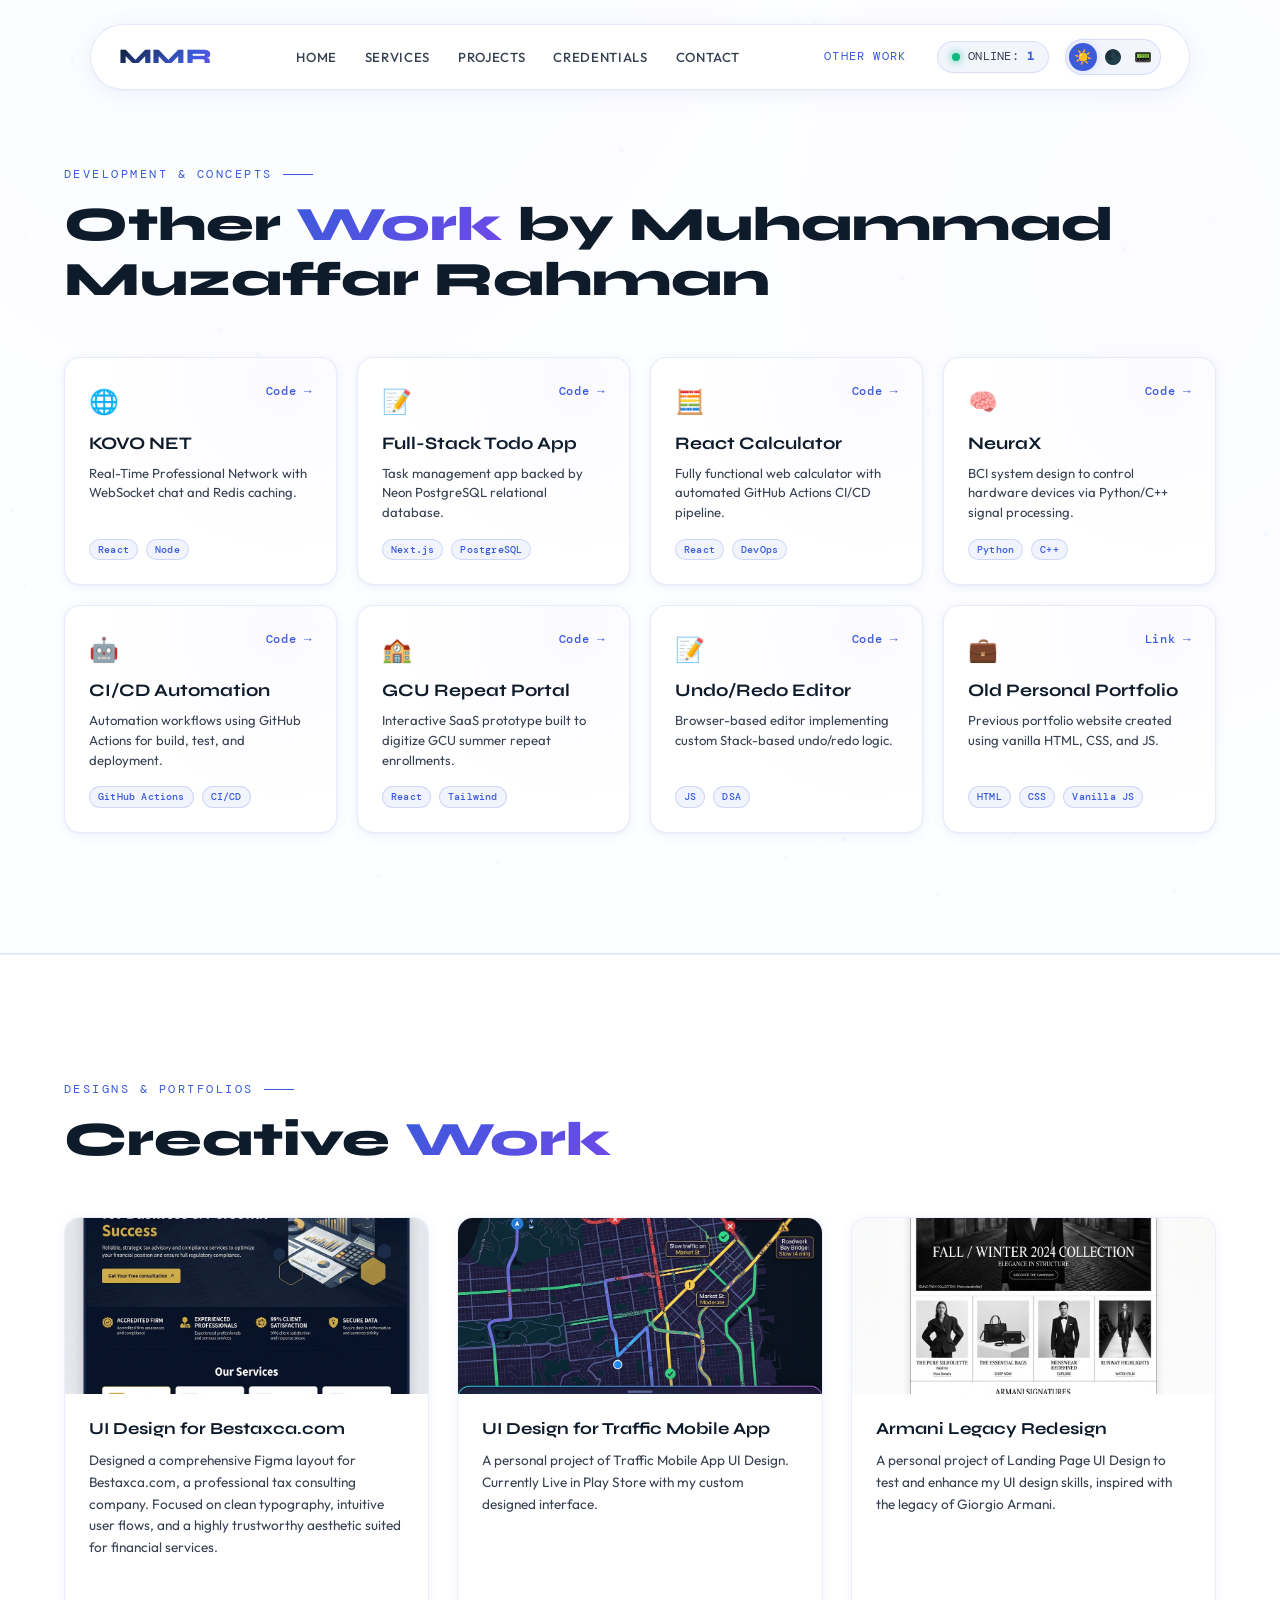
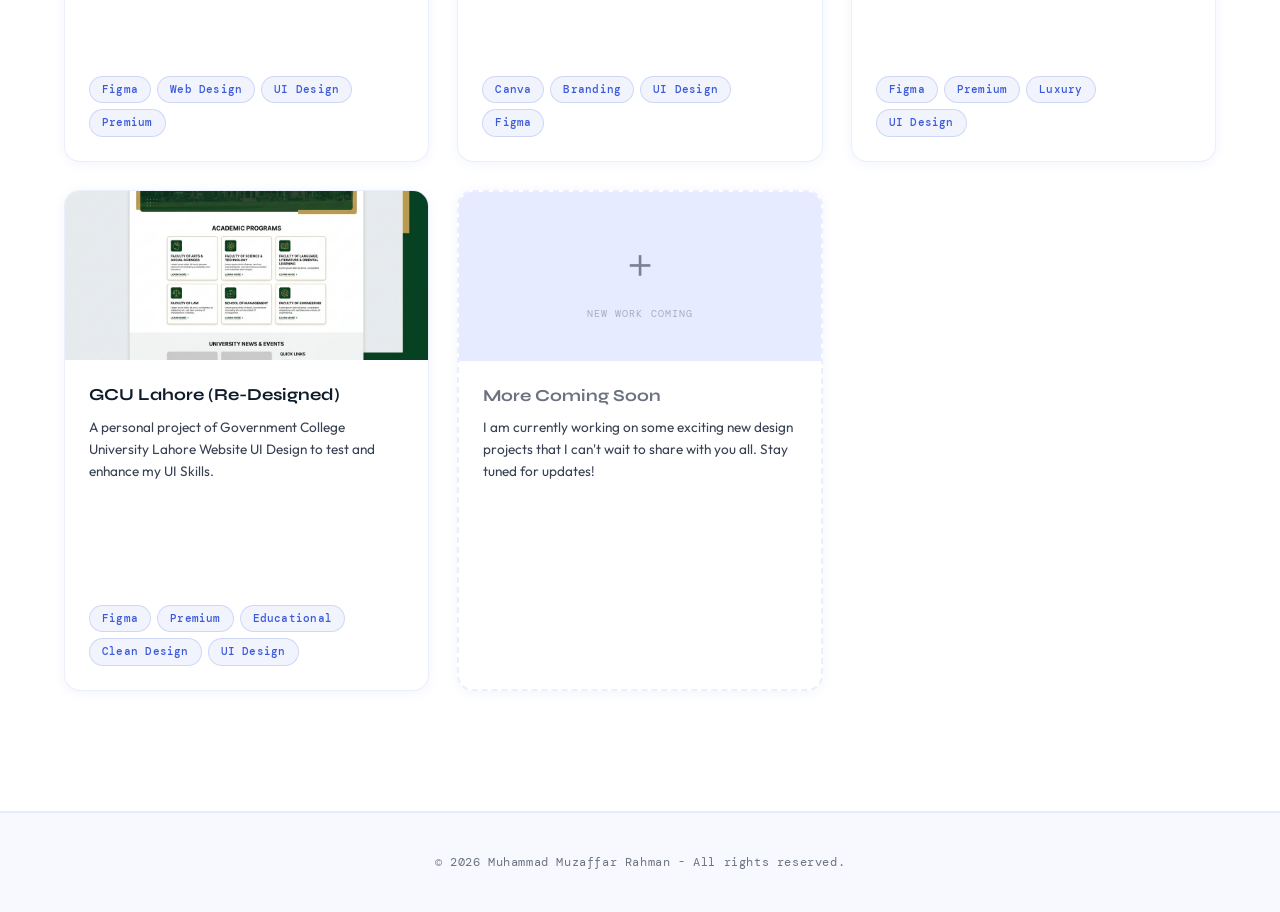
<file: other-work.html>
<!DOCTYPE html>
<html lang="en" data-theme="light">

<head>
    <meta charset="UTF-8">
    <meta name="viewport" content="width=device-width, initial-scale=1.0">

    <title>UI Design &amp; Dev Projects | Ch Muzaffar — Muhammad Muzaffar Rahman</title>
    <meta name="description" content="UI/UX design work and development projects by Muhammad Muzaffar Rahman (Ch Muzaffar) — including Figma designs for Bestaxca, Armani, GCU Lahore, and full-stack web apps.">
    <meta name="author" content="Muhammad Muzaffar Rahman">
    <meta name="robots" content="index, follow">

    <link rel="canonical" href="https://chmuzaffar.vercel.app/other-work.html">

    <!-- Open Graph -->
    <meta property="og:type" content="website">
    <meta property="og:url" content="https://chmuzaffar.vercel.app/other-work.html">
    <meta property="og:title" content="UI Design &amp; Dev Projects | Ch Muzaffar — Muhammad Muzaffar Rahman">
    <meta property="og:description" content="UI/UX design work and development projects by Ch Muzaffar — Figma designs and full-stack web apps.">
    <meta property="og:image" content="https://chmuzaffar.vercel.app/images/og_preview.png">
    <meta property="og:image:alt" content="Design and dev projects by Muhammad Muzaffar Rahman">
    <meta property="og:site_name" content="Muhammad Muzaffar Rahman Portfolio">

    <!-- Twitter Card -->
    <meta name="twitter:card" content="summary_large_image">
    <meta name="twitter:title" content="UI Design &amp; Dev Projects | Ch Muzaffar — Muhammad Muzaffar Rahman">
    <meta name="twitter:description" content="UI/UX design work and development projects by Ch Muzaffar.">
    <meta name="twitter:image" content="https://chmuzaffar.vercel.app/images/og_preview.png">

    <link rel="preconnect" href="https://fonts.googleapis.com">
    <link rel="preconnect" href="https://fonts.gstatic.com" crossorigin>
    <link href="https://fonts.googleapis.com/css2?family=Syne:wght@400;700;800&family=Outfit:wght@300;400;500;600;700&family=DM+Mono:ital,wght@0,300;0,400;1,300&display=swap" rel="stylesheet">
    <link rel="stylesheet" href="style.css">
</head>

<body>
    <div id="cursor"></div>
    <div id="ring"></div>

    <div id="loader">
        <div class="loader-text">Other Work</div>
        <div class="loader-bar-wrap"><div class="loader-bar"></div></div>
    </div>

    <canvas id="particle-canvas"></canvas>
    <canvas id="matrix-canvas"></canvas>

    <nav>
        <a href="index.html" class="nav-logo">MMR</a>
        <ul class="nav-links">
            <li><a href="index.html">Home</a></li>
            <li><a href="services.html">Services</a></li>
            <li><a href="projects.html">Projects</a></li>
            <li><a href="credentials.html">Credentials</a></li>
            <li><a href="contact.html">Contact</a></li>
        </ul>
        <div class="nav-right">
            <a href="other-work.html" class="other-work-nav-link active" style="color:var(--accent);">Other Work</a>
            <div class="visitor-counter">
                <span class="visitor-dot"></span>
                <span>ONLINE: </span>
                <span class="visitor-num" id="visitorNum">1</span>
            </div>
            <div class="theme-switcher">
                <button class="theme-btn" id="btn-light" onclick="setTheme('light')">☀️<span class="theme-label">Light</span></button>
                <button class="theme-btn" id="btn-dark" onclick="setTheme('dark')">🌑<span class="theme-label">Dark</span></button>
                <button class="theme-btn" id="btn-matrix" onclick="setTheme('matrix')">📟<span class="theme-label">Matrix</span></button>
            </div>
        </div>
    </nav>

    <main>
        <!-- OTHER WORK SECTION -->
        <section id="other-work" style="padding-top: 160px; background: var(--surface); border-bottom: 1px solid var(--border);">
            <div class="container">
                <div class="reveal reveal-up">
                    <div class="section-label">Development &amp; Concepts</div>
                    <h1 class="section-title">Other <span>Work</span> by Muhammad Muzaffar Rahman</h1>
                </div>
                <div class="projects-grid" style="grid-template-columns: repeat(auto-fit, minmax(260px, 1fr)); gap: 20px;">
                    <!-- Kovo Net -->
                    <div class="project-card reveal reveal-up" style="padding: 24px; min-height: unset;"
                        onclick="window.open('https://kovonetworks.vercel.app/','_blank')">
                        <div style="display:flex; justify-content:space-between; align-items:center; margin-bottom:12px;">
                            <span style="font-size:1.5rem;">🌐</span>
                            <a href="https://github.com/Ch-Muzaffar/Kovo-Net" target="_blank" class="project-link"
                                style="margin-top:0;" onclick="event.stopPropagation()">Code →</a>
                        </div>
                        <div class="project-title" style="font-size:1.1rem; margin-bottom:8px;">KOVO NET</div>
                        <div class="project-desc" style="font-size:0.82rem; line-height:1.5; margin-bottom:16px;">Real-Time Professional Network with WebSocket chat and Redis caching.</div>
                        <div class="project-tags">
                            <span class="tag" style="font-size:0.6rem; padding:2px 8px;">React</span>
                            <span class="tag" style="font-size:0.6rem; padding:2px 8px;">Node</span>
                        </div>
                    </div>

                    <!-- Todo App -->
                    <div class="project-card reveal reveal-up" style="padding: 24px; min-height: unset;"
                        onclick="window.open('https://todo-list-nu-pied.vercel.app/','_blank')">
                        <div style="display:flex; justify-content:space-between; align-items:center; margin-bottom:12px;">
                            <span style="font-size:1.5rem;">📝</span>
                            <a href="https://github.io/Ch-Muzaffar/Todo-List" target="_blank" class="project-link"
                                style="margin-top:0;" onclick="event.stopPropagation()">Code →</a>
                        </div>
                        <div class="project-title" style="font-size:1.1rem; margin-bottom:8px;">Full-Stack Todo App</div>
                        <div class="project-desc" style="font-size:0.82rem; line-height:1.5; margin-bottom:16px;">Task management app backed by Neon PostgreSQL relational database.</div>
                        <div class="project-tags">
                            <span class="tag" style="font-size:0.6rem; padding:2px 8px;">Next.js</span>
                            <span class="tag" style="font-size:0.6rem; padding:2px 8px;">PostgreSQL</span>
                        </div>
                    </div>

                    <!-- Calculator -->
                    <div class="project-card reveal reveal-up" style="padding: 24px; min-height: unset;"
                        onclick="window.open('https://ch-muzaffar.github.io/Calculator/','_blank')">
                        <div style="display:flex; justify-content:space-between; align-items:center; margin-bottom:12px;">
                            <span style="font-size:1.5rem;">🧮</span>
                            <a href="https://ch-muzaffar.github.io/Calculator/" target="_blank" class="project-link"
                                style="margin-top:0;" onclick="event.stopPropagation()">Code →</a>
                        </div>
                        <div class="project-title" style="font-size:1.1rem; margin-bottom:8px;">React Calculator</div>
                        <div class="project-desc" style="font-size:0.82rem; line-height:1.5; margin-bottom:16px;">Fully functional web calculator with automated GitHub Actions CI/CD pipeline.</div>
                        <div class="project-tags">
                            <span class="tag" style="font-size:0.6rem; padding:2px 8px;">React</span>
                            <span class="tag" style="font-size:0.6rem; padding:2px 8px;">DevOps</span>
                        </div>
                    </div>

                    <!-- NeuraX -->
                    <div class="project-card reveal reveal-up" style="padding: 24px; min-height: unset;"
                        onclick="window.open('https://ch-muzaffar.github.io/NeuraX/','_blank')">
                        <div style="display:flex; justify-content:space-between; align-items:center; margin-bottom:12px;">
                            <span style="font-size:1.5rem;">🧠</span>
                            <a href="https://ch-muzaffar.github.io/NeuraX/" target="_blank" class="project-link"
                                style="margin-top:0;" onclick="event.stopPropagation()">Code →</a>
                        </div>
                        <div class="project-title" style="font-size:1.1rem; margin-bottom:8px;">NeuraX</div>
                        <div class="project-desc" style="font-size:0.82rem; line-height:1.5; margin-bottom:16px;">BCI system design to control hardware devices via Python/C++ signal processing.</div>
                        <div class="project-tags">
                            <span class="tag" style="font-size:0.6rem; padding:2px 8px;">Python</span>
                            <span class="tag" style="font-size:0.6rem; padding:2px 8px;">C++</span>
                        </div>
                    </div>

                    <!-- CI/CD -->
                    <div class="project-card reveal reveal-up" style="padding: 24px; min-height: unset;"
                        onclick="window.open('https://github.com/Ch-Muzaffar','_blank')">
                        <div style="display:flex; justify-content:space-between; align-items:center; margin-bottom:12px;">
                            <span style="font-size:1.5rem;">🤖</span>
                            <a href="https://github.com/Ch-Muzaffar" target="_blank" class="project-link"
                                style="margin-top:0;" onclick="event.stopPropagation()">Code →</a>
                        </div>
                        <div class="project-title" style="font-size:1.1rem; margin-bottom:8px;">CI/CD Automation</div>
                        <div class="project-desc" style="font-size:0.82rem; line-height:1.5; margin-bottom:16px;">Automation workflows using GitHub Actions for build, test, and deployment.</div>
                        <div class="project-tags">
                            <span class="tag" style="font-size:0.6rem; padding:2px 8px;">GitHub Actions</span>
                            <span class="tag" style="font-size:0.6rem; padding:2px 8px;">CI/CD</span>
                        </div>
                    </div>

                    <!-- GCU Portal -->
                    <div class="project-card reveal reveal-up" style="padding: 24px; min-height: unset;"
                        onclick="window.open('https://ch-muzaffar.github.io/Demo/','_blank')">
                        <div style="display:flex; justify-content:space-between; align-items:center; margin-bottom:12px;">
                            <span style="font-size:1.5rem;">🏫</span>
                            <a href="https://ch-muzaffar.github.io/Demo/" target="_blank" class="project-link"
                                style="margin-top:0;" onclick="event.stopPropagation()">Code →</a>
                        </div>
                        <div class="project-title" style="font-size:1.1rem; margin-bottom:8px;">GCU Repeat Portal</div>
                        <div class="project-desc" style="font-size:0.82rem; line-height:1.5; margin-bottom:16px;">Interactive SaaS prototype built to digitize GCU summer repeat enrollments.</div>
                        <div class="project-tags">
                            <span class="tag" style="font-size:0.6rem; padding:2px 8px;">React</span>
                            <span class="tag" style="font-size:0.6rem; padding:2px 8px;">Tailwind</span>
                        </div>
                    </div>

                    <!-- Text Editor -->
                    <div class="project-card reveal reveal-up" style="padding: 24px; min-height: unset;"
                        onclick="window.open('https://ch-muzaffar.github.io/Text-Editor/','_blank')">
                        <div style="display:flex; justify-content:space-between; align-items:center; margin-bottom:12px;">
                            <span style="font-size:1.5rem;">📝</span>
                            <a href="https://ch-muzaffar.github.io/Text-Editor/" target="_blank" class="project-link"
                                style="margin-top:0;" onclick="event.stopPropagation()">Code →</a>
                        </div>
                        <div class="project-title" style="font-size:1.1rem; margin-bottom:8px;">Undo/Redo Editor</div>
                        <div class="project-desc" style="font-size:0.82rem; line-height:1.5; margin-bottom:16px;">Browser-based editor implementing custom Stack-based undo/redo logic.</div>
                        <div class="project-tags">
                            <span class="tag" style="font-size:0.6rem; padding:2px 8px;">JS</span>
                            <span class="tag" style="font-size:0.6rem; padding:2px 8px;">DSA</span>
                        </div>
                    </div>

                    <!-- Personal Portfolio -->
                    <div class="project-card reveal reveal-up" style="padding: 24px; min-height: unset;"
                        onclick="window.open('https://chmuzaffar.vercel.app/','_blank')">
                        <div style="display:flex; justify-content:space-between; align-items:center; margin-bottom:12px;">
                            <span style="font-size:1.5rem;">💼</span>
                            <a href="https://chmuzaffar.vercel.app/" target="_blank" class="project-link"
                                style="margin-top:0;" onclick="event.stopPropagation()">Link →</a>
                        </div>
                        <div class="project-title" style="font-size:1.1rem; margin-bottom:8px;">Old Personal Portfolio</div>
                        <div class="project-desc" style="font-size:0.82rem; line-height:1.5; margin-bottom:16px;">Previous portfolio website created using vanilla HTML, CSS, and JS.</div>
                        <div class="project-tags">
                            <span class="tag" style="font-size:0.6rem; padding:2px 8px;">HTML</span>
                            <span class="tag" style="font-size:0.6rem; padding:2px 8px;">CSS</span>
                            <span class="tag" style="font-size:0.6rem; padding:2px 8px;">Vanilla JS</span>
                        </div>
                    </div>
                </div>
            </div>
        </section>

        <!-- DESIGNS SECTION -->
        <section id="designs">
            <div class="container">
                <div class="reveal reveal-up">
                    <div class="section-label">Designs & Portfolios</div>
                    <h2 class="section-title">Creative <span>Work</span></h2>
                </div>
                <div class="designs-grid">
                    <!-- Design 1 -->
                    <div class="design-card reveal reveal-up">
                        <div class="design-thumb">
                            <img src="images/design_bestaxca.png" alt="Figma UI design for Bestaxca.com tax consulting company by Muzaffar Rahman" loading="lazy">
                            <div class="design-overlay">
                                <a href="https://skate-buck-74173844.figma.site/" target="_blank" class="design-overlay-btn">&#x2B21; View Project</a>
                            </div>
                        </div>
                        <div class="design-info">
                            <div class="design-title">UI Design for Bestaxca.com</div>
                            <div class="design-desc">Designed a comprehensive Figma layout for Bestaxca.com, a professional tax consulting company. Focused on clean typography, intuitive user flows, and a highly trustworthy aesthetic suited for financial services.</div>
                            <div class="design-tags">
                                <span class="tag">Figma</span>
                                <span class="tag">Web Design</span>
                                <span class="tag">UI Design</span>
                                <span class="tag">Premium</span>
                            </div>
                        </div>
                    </div>

                    <!-- Design 2 -->
                    <div class="design-card reveal reveal-up">
                        <div class="design-thumb">
                            <img src="images/design_traffic.png" alt="Traffic mobile app UI design by Muhammad Muzaffar Rahman — currently live on Play Store" loading="lazy">
                            <div class="design-overlay">
                                <a href="https://www.figma.com/design/TwZM1aG8F5vWoclw7O2WWD/Traffic-App-Designs?node-id=0-1&t=8r2mT82z6Gww2oDM-1" target="_blank" class="design-overlay-btn">&#x2B21; View Project</a>
                            </div>
                        </div>
                        <div class="design-info">
                            <div class="design-title">UI Design for Traffic Mobile App</div>
                            <div class="design-desc">A personal project of Traffic Mobile App UI Design. Currently Live in Play Store with my custom designed interface.</div>
                            <div class="design-tags">
                                <span class="tag">Canva</span>
                                <span class="tag">Branding</span>
                                <span class="tag">UI Design</span>
                                <span class="tag">Figma</span>
                            </div>
                        </div>
                    </div>

                    <!-- Design 3 -->
                    <div class="design-card reveal reveal-up">
                        <div class="design-thumb">
                            <img src="images/design_armani.png" alt="Armani legacy landing page redesign concept by Muzaffar Rahman — Figma luxury UI" loading="lazy">
                            <div class="design-overlay">
                                <a href="https://www.figma.com/proto/2POLRCNkxgFB93x71QqoJo/Armani?node-id=0-1&t=cujwSZBbsMWRF5BV-1" target="_blank" class="design-overlay-btn">&#x2B21; View Project</a>
                            </div>
                        </div>
                        <div class="design-info">
                            <div class="design-title">Armani Legacy Redesign</div>
                            <div class="design-desc">A personal project of Landing Page UI Design to test and enhance my UI design skills, inspired with the legacy of Giorgio Armani.</div>
                            <div class="design-tags">
                                <span class="tag">Figma</span>
                                <span class="tag">Premium</span>
                                <span class="tag">Luxury</span>
                                <span class="tag">UI Design</span>
                            </div>
                        </div>
                    </div>

                    <!-- Design 4 -->
                    <div class="design-card reveal reveal-up">
                        <div class="design-thumb">
                            <img src="images/design_gcu.png" alt="GCU Lahore university website redesign by Muhammad Muzaffar Rahman — Figma UI concept" loading="lazy">
                            <div class="design-overlay">
                                <a href="https://tested-binary-62984134.figma.site/" target="_blank" class="design-overlay-btn">&#x2B21; View Project</a>
                            </div>
                        </div>
                        <div class="design-info">
                            <div class="design-title">GCU Lahore (Re-Designed)</div>
                            <div class="design-desc">A personal project of Government College University Lahore Website UI Design to test and enhance my UI Skills.</div>
                            <div class="design-tags">
                                <span class="tag">Figma</span>
                                <span class="tag">Premium</span>
                                <span class="tag">Educational</span>
                                <span class="tag">Clean Design</span>
                                <span class="tag">UI Design</span>
                            </div>
                        </div>
                    </div>

                    <!-- Placeholder -->
                    <div class="design-card design-placeholder reveal reveal-up">
                        <div class="design-thumb">
                            <div class="design-thumb-inner">
                                ＋
                                <span class="design-thumb-label">New Work Coming</span>
                            </div>
                        </div>
                        <div class="design-info">
                            <div class="design-title" style="color:var(--muted)">More Coming Soon</div>
                            <div class="design-desc">I am currently working on some exciting new design projects that I can't wait to share with you all. Stay tuned for updates!</div>
                        </div>
                    </div>
                </div>
            </div>
        </section>
    </main>

    <footer>
        &copy; 2026 Muhammad Muzaffar Rahman - All rights reserved.
    </footer>

    <script>
        window.addEventListener('load', () => {
            setTimeout(() => {
                const loader = document.getElementById('loader');
                if (loader) { loader.style.opacity = '0'; setTimeout(() => loader.classList.add('hidden'), 600); }
            }, 1200);
        });

        const cursor = document.getElementById('cursor');
        const ring = document.getElementById('ring');
        document.addEventListener('mousemove', (e) => {
            if (cursor && ring) { cursor.style.left = e.clientX + 'px'; cursor.style.top = e.clientY + 'px'; ring.style.left = e.clientX + 'px'; ring.style.top = e.clientY + 'px'; }
        });
        document.querySelectorAll('a, button, .project-card, .design-card, .theme-btn').forEach(el => {
            el.addEventListener('mouseenter', () => { if (cursor && ring) { cursor.style.transform = 'translate(-50%,-50%) scale(1.5)'; ring.style.transform = 'translate(-50%,-50%) scale(1.3)'; ring.style.borderColor = 'var(--accent2)'; } });
            el.addEventListener('mouseleave', () => { if (cursor && ring) { cursor.style.transform = 'translate(-50%,-50%) scale(1)'; ring.style.transform = 'translate(-50%,-50%) scale(1)'; ring.style.borderColor = 'var(--accent)'; } });
        });

        const canvas = document.getElementById('particle-canvas');
        const ctx = canvas.getContext('2d');
        let particles = [];
        function resize() { canvas.width = window.innerWidth; canvas.height = window.innerHeight; }
        resize();
        window.addEventListener('resize', () => { resize(); initParticles(); });
        function initParticles() { particles = []; for (let i = 0; i < 65; i++) particles.push({ x: Math.random() * canvas.width, y: Math.random() * canvas.height, vx: (Math.random() - 0.5) * 0.35, vy: (Math.random() - 0.5) * 0.35, r: Math.random() * 2 + 1 }); }
        initParticles();
        function drawParticles() {
            ctx.clearRect(0, 0, canvas.width, canvas.height);
            const theme = document.documentElement.getAttribute('data-theme');
            if (theme === 'matrix') return;
            const colorStr = theme === 'light' ? 'rgba(37,99,235,0.2)' : 'rgba(0,245,255,0.3)';
            const lineStr = theme === 'light' ? 'rgba(37,99,235,' : 'rgba(0,245,255,';
            for (let i = 0; i < particles.length; i++) {
                const p = particles[i];
                p.x += p.vx; p.y += p.vy;
                if (p.x < 0 || p.x > canvas.width) p.vx *= -1;
                if (p.y < 0 || p.y > canvas.height) p.vy *= -1;
                ctx.beginPath(); ctx.arc(p.x, p.y, p.r, 0, Math.PI * 2); ctx.fillStyle = colorStr; ctx.fill();
                for (let j = i + 1; j < particles.length; j++) {
                    const q = particles[j], dx = p.x - q.x, dy = p.y - q.y, dist = Math.sqrt(dx * dx + dy * dy);
                    if (dist < 130) { ctx.beginPath(); ctx.moveTo(p.x, p.y); ctx.lineTo(q.x, q.y); ctx.strokeStyle = lineStr + (1 - dist / 130) * 0.12 + ')'; ctx.lineWidth = 0.6; ctx.stroke(); }
                }
            }
            requestAnimationFrame(drawParticles);
        }
        drawParticles();

        const revObs = new IntersectionObserver(entries => entries.forEach(e => { if (e.isIntersecting) e.target.classList.add('visible'); }), { threshold: 0.1 });
        document.querySelectorAll('.reveal').forEach(el => revObs.observe(el));

        const nav = document.querySelector('nav');
        window.addEventListener('scroll', () => {
            if (window.scrollY > 60) { nav.style.top = '12px'; nav.style.padding = '10px 22px'; nav.style.boxShadow = '0 16px 40px rgba(0,0,0,0.3)'; }
            else { nav.style.top = '24px'; nav.style.padding = '14px 28px'; nav.style.boxShadow = ''; }
        });

        const THEME_KEY = 'mmr_theme';
        function setTheme(theme) {
            document.documentElement.setAttribute('data-theme', theme);
            localStorage.setItem(THEME_KEY, theme);
            document.querySelectorAll('.theme-btn').forEach(b => b.classList.remove('active'));
            const btn = document.getElementById('btn-' + theme);
            if (btn) btn.classList.add('active');
            const show = theme !== 'light';
            if (cursor && ring) { cursor.style.display = show ? 'block' : 'none'; ring.style.display = show ? 'block' : 'none'; }
            document.body.style.cursor = show ? 'none' : 'auto';
            if (theme === 'matrix') startMatrixRain(); else stopMatrixRain();
        }

        const matrixCanvas = document.getElementById('matrix-canvas');
        const mCtx = matrixCanvas.getContext('2d');
        let matrixRAF = null, matrixColumns = [];
        function startMatrixRain() {
            matrixCanvas.width = window.innerWidth; matrixCanvas.height = window.innerHeight;
            const fontSize = 14, cols = Math.floor(matrixCanvas.width / fontSize);
            matrixColumns = new Array(cols).fill(1);
            if (matrixRAF) return;
            const chars = 'アイウエオカキクケコ0123456789ABCDEF<>;[]/*';
            function draw() {
                mCtx.fillStyle = 'rgba(0,4,0,0.05)'; mCtx.fillRect(0, 0, matrixCanvas.width, matrixCanvas.height);
                mCtx.font = fontSize + 'px "DM Mono",monospace';
                for (let i = 0; i < matrixColumns.length; i++) {
                    const ch = chars[Math.floor(Math.random() * chars.length)], x = i * fontSize, y = matrixColumns[i] * fontSize;
                    mCtx.fillStyle = '#ffffff'; mCtx.fillText(ch, x, y);
                    if (y > matrixCanvas.height && Math.random() > 0.975) matrixColumns[i] = 0;
                    matrixColumns[i]++; mCtx.fillStyle = '#00ff41';
                }
                matrixRAF = requestAnimationFrame(draw);
            }
            draw();
        }
        function stopMatrixRain() { if (matrixRAF) { cancelAnimationFrame(matrixRAF); matrixRAF = null; } mCtx.clearRect(0, 0, matrixCanvas.width, matrixCanvas.height); }
        (function() { setTheme(localStorage.getItem(THEME_KEY) || 'light'); })();
        window.addEventListener('resize', () => { if (document.documentElement.getAttribute('data-theme') === 'matrix') { stopMatrixRain(); startMatrixRain(); } });
    </script>
</body>
</html>
</file>
<file: style.css>
/* ─── RESET & BASE ─── */
*,
*::before,
*::after {
    margin: 0;
    padding: 0;
    box-sizing: border-box;
}

:root {
    --bg: #03050c;
    --surface: rgba(13, 20, 38, 0.4);
    --surface-solid: #090e1a;
    --surface2: rgba(22, 32, 59, 0.55);
    --accent: #00f5ff;
    --accent2: #8b5cf6;
    --accent3: #f59e0b;
    --text: #f1f5f9;
    --text-secondary: #94a3b8;
    --muted: #64748b;
    --border: rgba(0, 245, 255, 0.15);
    --border-hover: rgba(0, 245, 255, 0.35);
    --glow: rgba(0, 245, 255, 0.15);
    --glow2: rgba(139, 92, 246, 0.15);
    --font-display: 'Syne', sans-serif;
    --font-body: 'Outfit', sans-serif;
    --font-mono: 'DM Mono', monospace;
    --shadow-card: 0 10px 30px -10px rgba(2, 4, 10, 0.5);
    --card-radius: 16px;
}

/* ─── LIGHT THEME ─── */
[data-theme="light"] {
    --bg: #f0f4ff;
    --surface: rgba(255, 255, 255, 0.85);
    --surface-solid: #ffffff;
    --surface2: rgba(224, 231, 255, 0.8);
    --accent: #3b5bdb;
    --accent2: #7048e8;
    --accent3: #e67700;
    --text: #0d1b2a;
    --text-secondary: #374151;
    --muted: #6b7280;
    --border: rgba(59, 91, 219, 0.18);
    --border-hover: rgba(59, 91, 219, 0.45);
    --glow: rgba(59, 91, 219, 0.18);
    --glow2: rgba(112, 72, 232, 0.15);
    --shadow-card: 0 4px 24px -4px rgba(59, 91, 219, 0.12), 0 1px 4px rgba(0,0,0,0.06);
}

/* ─── LIGHT THEME SPECIFIC OVERRIDES ─── */

/* Background mesh gradient */
[data-theme="light"] body {
    background-image:
        radial-gradient(ellipse 80% 50% at 20% -10%, rgba(59, 91, 219, 0.07) 0%, transparent 60%),
        radial-gradient(ellipse 60% 40% at 90% 10%, rgba(112, 72, 232, 0.06) 0%, transparent 55%),
        radial-gradient(ellipse 50% 40% at 60% 90%, rgba(59, 91, 219, 0.05) 0%, transparent 60%);
}

/* Nav light */
[data-theme="light"] nav {
    background: rgba(255, 255, 255, 0.82);
    border-color: rgba(59, 91, 219, 0.14);
    box-shadow: 0 4px 24px rgba(59, 91, 219, 0.08), 0 1px 2px rgba(0,0,0,0.04);
}

/* Section alternation */
[data-theme="light"] #hero { background: transparent; }
[data-theme="light"] #about { background: transparent; }
[data-theme="light"] #services { background: #ffffff; border-color: rgba(59,91,219,0.1); }
[data-theme="light"] #experience { background: #f8f9ff; border-color: rgba(59,91,219,0.1); }
[data-theme="light"] #skills { background: #ffffff; border-color: rgba(59,91,219,0.1); }
[data-theme="light"] #education { background: #f8f9ff; }
[data-theme="light"] #projects { background: #ffffff; border-color: rgba(59,91,219,0.1); }
[data-theme="light"] #how-i-work { background: #ffffff; border-color: rgba(59,91,219,0.1); }
[data-theme="light"] #other-work { background: #f8f9ff; border-color: rgba(59,91,219,0.1); }
[data-theme="light"] #certificates { background: #f8f9ff; }
[data-theme="light"] #designs { background: #ffffff; border-color: rgba(59,91,219,0.1); }
[data-theme="light"] #contact { background: transparent; }

/* Buttons light */
[data-theme="light"] .btn-primary {
    background: linear-gradient(135deg, #3b5bdb, #7048e8);
    color: #ffffff;
    box-shadow: 0 8px 24px rgba(59, 91, 219, 0.3);
}

[data-theme="light"] .btn-primary:hover {
    box-shadow: 0 12px 32px rgba(112, 72, 232, 0.4);
    color: #ffffff;
}

[data-theme="light"] .btn-ghost {
    border-color: rgba(59, 91, 219, 0.3);
    color: #3b5bdb;
}

[data-theme="light"] .btn-ghost:hover {
    background: rgba(59, 91, 219, 0.06);
    border-color: #3b5bdb;
}

/* Cards light */
[data-theme="light"] .project-card,
[data-theme="light"] .exp-card {
    background: #ffffff;
    border-color: rgba(59, 91, 219, 0.12);
    box-shadow: 0 2px 12px rgba(59, 91, 219, 0.07), 0 1px 3px rgba(0, 0, 0, 0.04);
}

[data-theme="light"] .project-card:hover,
[data-theme="light"] .exp-card:hover {
    border-color: #3b5bdb;
    box-shadow: 0 12px 32px rgba(59, 91, 219, 0.15), 0 2px 8px rgba(0, 0, 0, 0.06);
}

[data-theme="light"] .cert-card {
    background: #ffffff;
    border-color: rgba(59, 91, 219, 0.1);
    box-shadow: 0 2px 12px rgba(59, 91, 219, 0.06);
}

[data-theme="light"] .cert-card:hover {
    border-color: #3b5bdb;
    box-shadow: 0 10px 28px rgba(59, 91, 219, 0.14);
    background: #f8f9ff;
}

[data-theme="light"] .design-card {
    background: #ffffff;
    border-color: rgba(59, 91, 219, 0.1);
    box-shadow: 0 2px 12px rgba(59, 91, 219, 0.06);
}

[data-theme="light"] .design-card:hover {
    border-color: #3b5bdb;
    box-shadow: 0 14px 36px rgba(59, 91, 219, 0.14);
}

/* Stat cards light */
[data-theme="light"] .stat-card {
    background: #ffffff;
    border-color: rgba(59, 91, 219, 0.14);
    box-shadow: 0 2px 10px rgba(59, 91, 219, 0.07);
}

[data-theme="light"] .stat-card:hover {
    box-shadow: 0 8px 24px rgba(59, 91, 219, 0.14);
}

[data-theme="light"] .stat-num {
    background: linear-gradient(135deg, #3b5bdb, #7048e8);
    -webkit-background-clip: text;
    -webkit-text-fill-color: transparent;
}

/* Tags light */
[data-theme="light"] .tag {
    background: rgba(59, 91, 219, 0.07);
    color: #3b5bdb;
    border-color: rgba(59, 91, 219, 0.18);
}

/* Skill bar light */
[data-theme="light"] .skill-bar-bg {
    background: #e5e9f8;
}

[data-theme="light"] .skill-bar-fill {
    background: linear-gradient(90deg, #3b5bdb, #7048e8);
    box-shadow: 0 0 8px rgba(59, 91, 219, 0.35);
}

/* Marquee light */
[data-theme="light"] .marquee-wrap {
    border-color: rgba(59, 91, 219, 0.12);
}

[data-theme="light"] .marquee-wrap::before {
    background: linear-gradient(to right, #f0f4ff, transparent);
}

[data-theme="light"] .marquee-wrap::after {
    background: linear-gradient(to left, #f0f4ff, transparent);
}

/* Timeline light */
[data-theme="light"] .timeline::before {
    background: linear-gradient(to bottom, #3b5bdb, #7048e8, transparent);
}

[data-theme="light"] .timeline-dot {
    background: #3b5bdb;
    box-shadow: 0 0 0 3px rgba(59, 91, 219, 0.2);
    border-color: #f0f4ff;
}

/* Section label light */
[data-theme="light"] .section-label {
    color: #3b5bdb;
}

[data-theme="light"] .section-label::after {
    background: #3b5bdb;
}

/* Avatar card light */
[data-theme="light"] .avatar-card {
    background: linear-gradient(135deg, #ffffff 0%, #e8eeff 100%);
    border-color: rgba(59, 91, 219, 0.2);
    box-shadow: 0 20px 60px rgba(59, 91, 219, 0.12), 0 4px 16px rgba(0, 0, 0, 0.06);
}

/* Hero tag light */
[data-theme="light"] .hero-tag {
    color: #3b5bdb;
}

[data-theme="light"] .hero-tag::before {
    background: #3b5bdb;
}

/* Contact light */
[data-theme="light"] .contact-ripple {
    border-color: rgba(59, 91, 219, 0.12);
}

[data-theme="light"] .contact-link {
    border-color: rgba(59, 91, 219, 0.2);
}

[data-theme="light"] .contact-link:hover {
    background: rgba(59, 91, 219, 0.05);
}

/* Exp button light */
[data-theme="light"] .exp-btn {
    background: #f0f4ff;
    border-color: rgba(59, 91, 219, 0.2);
    color: #3b5bdb;
}

[data-theme="light"] .exp-btn:hover {
    background: #3b5bdb;
    color: #ffffff;
    border-color: #3b5bdb;
}

/* Nav links light */
[data-theme="light"] .nav-links a:hover {
    color: #3b5bdb;
}

/* Visitor counter light */
[data-theme="light"] .visitor-counter {
    background: rgba(59, 91, 219, 0.06);
    border-color: rgba(59, 91, 219, 0.15);
}

[data-theme="light"] .visitor-counter:hover {
    background: rgba(59, 91, 219, 0.1);
    border-color: #3b5bdb;
}

[data-theme="light"] .visitor-num {
    color: #3b5bdb;
}

/* Theme switcher light */
[data-theme="light"] .theme-switcher {
    background: rgba(59, 91, 219, 0.06);
    border-color: rgba(59, 91, 219, 0.15);
}

[data-theme="light"] .theme-btn.active {
    background: #3b5bdb;
    color: #ffffff;
}

/* Modal light */
[data-theme="light"] .exp-modal-overlay {
    background: rgba(13, 27, 42, 0.55);
}

[data-theme="light"] .exp-modal-box {
    background: #ffffff;
    border-color: rgba(59, 91, 219, 0.18);
    box-shadow: 0 40px 100px rgba(59, 91, 219, 0.18);
}

[data-theme="light"] .exp-modal-header {
    background: #f0f4ff;
    border-color: rgba(59, 91, 219, 0.1);
}

[data-theme="light"] .exp-modal-close {
    background: rgba(59, 91, 219, 0.06);
    border-color: rgba(59, 91, 219, 0.15);
    color: #374151;
}

/* Footer light */
[data-theme="light"] footer {
    background: #f8f9ff;
    border-color: rgba(59, 91, 219, 0.1);
    color: #6b7280;
}

/* Project link light */
[data-theme="light"] .project-link {
    color: #3b5bdb;
}

[data-theme="light"] .project-link:hover {
    border-color: #3b5bdb;
    filter: none;
    text-shadow: none;
}

/* Design overlay light */
[data-theme="light"] .design-overlay {
    background: linear-gradient(to top, rgba(13, 27, 42, 0.85) 0%, transparent 60%);
}

/* ─── MATRIX THEME ─── */
[data-theme="matrix"] {
    --bg: #000400;
    --surface: rgba(0, 16, 0, 0.4);
    --surface-solid: #000a00;
    --surface2: rgba(0, 28, 0, 0.7);
    --accent: #00ff41;
    --accent2: #00cc33;
    --accent3: #00ff41;
    --text: #00ff41;
    --text-secondary: #00cc33;
    --muted: #005c14;
    --border: rgba(0, 255, 65, 0.25);
    --border-hover: rgba(0, 255, 65, 0.5);
    --glow: rgba(0, 255, 65, 0.2);
    --glow2: rgba(0, 204, 51, 0.2);
    --shadow-card: 0 0 20px rgba(0, 255, 65, 0.05);
    --font-display: 'DM Mono', monospace;
    --font-body: 'DM Mono', monospace;
}

html {
    scroll-behavior: smooth;
}

body {
    background: var(--bg);
    color: var(--text);
    font-family: var(--font-body);
    overflow-x: hidden;
    transition: background 0.4s ease, color 0.4s ease;
    position: relative;
    line-height: 1.6;
    cursor: none;
}

[data-theme="light"] body {
    cursor: auto;
}

@keyframes fadeUp {
    from {
        opacity: 0;
        transform: translateY(30px);
    }

    to {
        opacity: 1;
        transform: translateY(0);
    }
}

/* ─── CUSTOM CURSOR ─── */
#cursor {
    position: fixed;
    width: 8px;
    height: 8px;
    background: var(--accent);
    border-radius: 50%;
    pointer-events: none;
    z-index: 10000;
    transform: translate(-50%, -50%);
    transition: width 0.15s, height 0.15s, transform 0.15s;
}

#ring {
    position: fixed;
    width: 36px;
    height: 36px;
    border: 1.5px solid var(--accent);
    border-radius: 50%;
    pointer-events: none;
    z-index: 9999;
    transform: translate(-50%, -50%);
    transition: transform 0.1s ease-out, border-color 0.3s;
}

/* ─── LOADING SCREEN ─── */
#loader {
    position: fixed;
    inset: 0;
    z-index: 9990;
    background: var(--bg);
    display: flex;
    align-items: center;
    justify-content: center;
    flex-direction: column;
    gap: 20px;
    transition: opacity 0.6s cubic-bezier(0.16, 1, 0.3, 1), visibility 0.6s;
}

#loader.hidden {
    opacity: 0;
    visibility: hidden;
}

.loader-text {
    font-family: 'Syne', sans-serif;
    font-size: clamp(1.5rem, 5vw, 2.5rem);
    font-weight: 800;
    letter-spacing: 0.25em;
    color: var(--accent);
    text-transform: uppercase;
    background: linear-gradient(120deg, var(--text) 0%, var(--accent) 50%, var(--accent2) 100%);
    -webkit-background-clip: text;
    -webkit-text-fill-color: transparent;
    animation: loaderPulse 1.5s ease-in-out infinite;
}

.loader-bar-wrap {
    width: 180px;
    height: 3px;
    background: var(--surface2);
    border-radius: 99px;
    overflow: hidden;
    position: relative;
}

.loader-bar {
    height: 100%;
    width: 0%;
    background: linear-gradient(90deg, var(--accent), var(--accent2));
    border-radius: 99px;
    animation: loaderFill 1.8s cubic-bezier(0.85, 0, 0.15, 1) forwards;
}

@keyframes loaderFill {
    to {
        width: 100%;
    }
}

@keyframes loaderPulse {

    0%,
    100% {
        opacity: 1;
        filter: drop-shadow(0 0 5px var(--accent));
    }

    50% {
        opacity: 0.6;
        filter: drop-shadow(0 0 15px var(--accent2));
    }
}

/* ─── CANVASES ─── */
#particle-canvas,
#matrix-canvas {
    position: fixed;
    inset: 0;
    z-index: 0;
    pointer-events: none;
}

/* ─── LAYOUT ─── */
main {
    position: relative;
    z-index: 1;
}

section {
    padding: 120px 0;
    position: relative;
}

.container {
    max-width: 1200px;
    margin: 0 auto;
    padding: 0 24px;
}

/* ─── NAV ─── */
nav {
    position: fixed;
    top: 24px;
    left: 50%;
    transform: translateX(-50%);
    width: calc(100% - 48px);
    max-width: 1100px;
    z-index: 500;
    padding: 14px 28px;
    transition: top 0.3s ease, padding 0.3s ease, box-shadow 0.3s ease;
    display: flex;
    align-items: center;
    justify-content: space-between;
    background: rgba(6, 8, 18, 0.65);
    background: var(--surface);
    backdrop-filter: blur(16px);
    -webkit-backdrop-filter: blur(16px);
    border-radius: 50px;
    border: 1px solid var(--border);
    box-shadow: 0 10px 30px rgba(0, 0, 0, 0.15);
    transition: all 0.3s ease;
}

.nav-logo {
    font-family: 'Syne', sans-serif;
    font-weight: 800;
    font-size: 1.3rem;
    color: var(--accent);
    text-decoration: none;
    letter-spacing: 0.02em;
    background: linear-gradient(135deg, var(--text) 0%, var(--accent) 70%, var(--accent2) 100%);
    -webkit-background-clip: text;
    -webkit-text-fill-color: transparent;
}

.nav-links {
    display: flex;
    gap: 28px;
    list-style: none;
    align-items: center;
}

.nav-links a {
    color: var(--text-secondary);
    text-decoration: none;
    font-size: 0.82rem;
    font-weight: 500;
    letter-spacing: 0.05em;
    text-transform: uppercase;
    transition: color 0.25s, transform 0.25s;
}

.nav-links a:hover {
    color: var(--accent);
}

.nav-links a.active {
    color: var(--accent);
    text-shadow: 0 0 8px var(--glow);
}

.nav-right {
    display: flex;
    align-items: center;
    gap: 16px;
}

.other-work-nav-link {
    font-family: var(--font-mono);
    font-size: 0.75rem;
    color: var(--text-secondary);
    text-decoration: none;
    letter-spacing: 0.1em;
    text-transform: uppercase;
    margin-right: 15px;
    transition: color 0.2s;
}

.other-work-nav-link:hover {
    color: var(--accent);
}

/* ─── VISITOR COUNTER ─── */
.visitor-counter {
    display: flex;
    align-items: center;
    gap: 8px;
    background: rgba(0, 245, 255, 0.06);
    border: 1px solid var(--border);
    border-radius: 30px;
    padding: 6px 14px;
    font-family: var(--font-mono);
    font-size: 0.72rem;
    color: var(--text-secondary);
    letter-spacing: 0.02em;
    white-space: nowrap;
    transition: border-color 0.3s, background 0.4s;
}

.visitor-counter:hover {
    border-color: var(--accent);
    background: rgba(0, 245, 255, 0.12);
}

.visitor-dot {
    width: 8px;
    height: 8px;
    border-radius: 50%;
    background: #10b981;
    box-shadow: 0 0 10px #10b981;
    animation: pulseDot 2s ease-in-out infinite;
}

@keyframes pulseDot {

    0%,
    100% {
        box-shadow: 0 0 4px #10b981;
    }

    50% {
        box-shadow: 0 0 12px #10b981, 0 0 20px rgba(16, 185, 129, 0.4);
    }
}

.visitor-num {
    color: var(--accent);
    font-weight: 600;
    text-align: center;
}

.visitor-num.pop {
    animation: numPop 0.4s cubic-bezier(0.175, 0.885, 0.32, 1.275);
}

@keyframes numPop {
    0% {
        transform: scale(1);
    }

    50% {
        transform: scale(1.3);
        color: #10b981;
    }

    100% {
        transform: scale(1);
    }
}

/* ─── THEME SWITCHER ─── */
.theme-switcher {
    display: flex;
    align-items: center;
    background: var(--surface2);
    border: 1px solid var(--border);
    border-radius: 30px;
    padding: 3px;
    gap: 2px;
    transition: all 0.3s;
}

.theme-btn {
    display: flex;
    align-items: center;
    justify-content: center;
    width: 28px;
    height: 28px;
    border-radius: 50%;
    border: none;
    background: transparent;
    cursor: pointer;
    font-size: 0.9rem;
    color: var(--muted);
    transition: all 0.25s cubic-bezier(0.175, 0.885, 0.32, 1.275);
    position: relative;
}

.theme-btn:hover {
    color: var(--accent);
    transform: scale(1.15);
}

.theme-btn.active {
    background: var(--accent);
    color: #03050c;
    box-shadow: 0 0 10px var(--glow);
}

[data-theme="matrix"] .theme-btn.active {
    color: #000400;
}

.theme-label {
    font-family: var(--font-mono);
    font-size: 0.6rem;
    position: absolute;
    bottom: -24px;
    left: 50%;
    transform: translateX(-50%);
    white-space: nowrap;
    color: var(--muted);
    opacity: 0;
    pointer-events: none;
    transition: opacity 0.2s;
    background: var(--surface-solid);
    padding: 2px 6px;
    border-radius: 4px;
    border: 1px solid var(--border);
}

.theme-btn:hover .theme-label {
    opacity: 1;
}

/* ─── HERO ─── */
#hero {
    min-height: 100vh;
    display: flex;
    align-items: center;
    position: relative;
    overflow: hidden;
    padding-top: 140px;
}

.hero-inner {
    display: grid;
    grid-template-columns: 1.2fr 0.8fr;
    gap: 80px;
    align-items: center;
    width: 100%;
}

.hero-tag {
    font-family: var(--font-mono);
    font-size: 0.8rem;
    color: var(--accent);
    letter-spacing: 0.15em;
    text-transform: uppercase;
    margin-bottom: 24px;
    opacity: 0;
    animation: fadeUp 0.6s 0.2s cubic-bezier(0.16, 1, 0.3, 1) forwards;
    display: flex;
    align-items: center;
    gap: 8px;
}

.hero-tag::before {
    content: '';
    width: 24px;
    height: 1.5px;
    background: var(--accent);
}

.hero-name {
    font-family: var(--font-display);
    font-size: clamp(2.6rem, 6vw, 5.2rem);
    font-weight: 800;
    line-height: 1.05;
    margin-bottom: 20px;
    background: linear-gradient(135deg, #fff 0%, var(--accent) 45%, var(--accent2) 75%, var(--accent3) 100%);
    background-size: 200% auto;
    -webkit-background-clip: text;
    -webkit-text-fill-color: transparent;
    background-clip: text;
    animation: shimmerName 4s linear infinite, fadeUp 0.6s 0.4s cubic-bezier(0.16, 1, 0.3, 1) forwards;
    opacity: 0;
}

@keyframes shimmerName {
    0% {
        background-position: 0% 50%;
    }

    50% {
        background-position: 100% 50%;
    }

    100% {
        background-position: 0% 50%;
    }
}

.hero-sub {
    font-size: clamp(1rem, 2vw, 1.2rem);
    color: var(--text-secondary);
    max-width: 580px;
    line-height: 1.7;
    margin-bottom: 40px;
    opacity: 0;
    animation: fadeUp 0.6s 0.6s cubic-bezier(0.16, 1, 0.3, 1) forwards;
}

.hero-btns {
    display: flex;
    gap: 16px;
    flex-wrap: wrap;
    opacity: 0;
    animation: fadeUp 0.6s 0.8s cubic-bezier(0.16, 1, 0.3, 1) forwards;
}

.btn {
    padding: 14px 32px;
    border-radius: 30px;
    font-family: var(--font-mono);
    font-size: 0.85rem;
    font-weight: 500;
    letter-spacing: 0.05em;
    cursor: pointer;
    transition: all 0.3s cubic-bezier(0.16, 1, 0.3, 1);
    text-decoration: none;
    display: inline-flex;
    align-items: center;
    justify-content: center;
    gap: 8px;
}

.btn-primary {
    background: linear-gradient(135deg, var(--accent), var(--accent2));
    color: #03050c;
    border: none;
    box-shadow: 0 8px 24px rgba(0, 245, 255, 0.25);
}

.btn-primary:hover {
    box-shadow: 0 12px 32px rgba(139, 92, 246, 0.4);
    transform: translateY(-3px) scale(1.02);
    color: #fff;
}

.btn-ghost {
    background: transparent;
    color: var(--text);
    border: 1.5px solid var(--border);
}

.btn-ghost:hover {
    border-color: var(--accent);
    background: rgba(0, 245, 255, 0.05);
    transform: translateY(-3px);
}

/* ─── AVATAR / 3D CARD ─── */
.avatar-wrap {
    position: relative;
    flex-shrink: 0;
    opacity: 0;
    animation: fadeUp 0.8s 0.7s cubic-bezier(0.16, 1, 0.3, 1) forwards;
    display: flex;
    justify-content: center;
}

.avatar-card {
    width: 250px;
    height: 310px;
    background: linear-gradient(135deg, var(--surface-solid) 0%, var(--surface2) 100%);
    border-radius: var(--card-radius);
    border: 1.5px solid var(--border);
    display: flex;
    flex-direction: column;
    align-items: center;
    justify-content: center;
    gap: 16px;
    position: relative;
    box-shadow: 0 30px 60px rgba(0, 0, 0, 0.4), 0 0 50px rgba(0, 245, 255, 0.05);
    animation: float3D 6s ease-in-out infinite;
    transform-style: preserve-3d;
    perspective: 1000px;
    transition: border-color 0.3s;
}

.avatar-card:hover {
    border-color: var(--accent);
}

@keyframes float3D {

    0%,
    100% {
        transform: translateY(0px) rotateY(-6deg) rotateX(3deg);
    }

    50% {
        transform: translateY(-15px) rotateY(6deg) rotateX(-3deg);
    }
}

.avatar-initials {
    width: 100px;
    height: 100px;
    border-radius: 50%;
    background: linear-gradient(135deg, var(--accent), var(--accent2));
    display: flex;
    align-items: center;
    justify-content: center;
    font-family: var(--font-display);
    font-size: 2.2rem;
    font-weight: 800;
    color: #fff;
    position: relative;
    animation: avatarPulse 3s ease-in-out infinite;
    z-index: 2;
}

@keyframes avatarPulse {

    0%,
    100% {
        box-shadow: 0 0 0 0 rgba(0, 245, 255, 0.4);
    }

    50% {
        box-shadow: 0 0 0 15px rgba(139, 92, 246, 0);
    }
}

.ripple-ring {
    position: absolute;
    border-radius: 50%;
    border: 1px solid rgba(0, 245, 255, 0.25);
    animation: rippleExpand 4s ease-out infinite;
    pointer-events: none;
}

.ripple-ring:nth-child(1) {
    width: 120px;
    height: 120px;
    animation-delay: 0s;
}

.ripple-ring:nth-child(2) {
    width: 155px;
    height: 155px;
    animation-delay: 1.3s;
}

.ripple-ring:nth-child(3) {
    width: 190px;
    height: 190px;
    animation-delay: 2.6s;
}

@keyframes rippleExpand {
    0% {
        opacity: 0.6;
        transform: scale(1);
    }

    100% {
        opacity: 0;
        transform: scale(1.4);
    }
}

.avatar-name {
    font-family: var(--font-display);
    font-size: 0.95rem;
    font-weight: 700;
    color: var(--text);
    text-align: center;
    padding: 0 16px;
}

.avatar-role {
    font-family: var(--font-mono);
    font-size: 0.68rem;
    color: var(--accent);
    letter-spacing: 0.1em;
    text-transform: uppercase;
}

.card-shine {
    position: absolute;
    inset: 0;
    border-radius: var(--card-radius);
    background: linear-gradient(135deg, rgba(255, 255, 255, 0.05) 0%, transparent 60%);
    pointer-events: none;
}

/* ─── SECTION HEADINGS ─── */
.section-label {
    font-family: var(--font-mono);
    font-size: 0.78rem;
    color: var(--accent);
    letter-spacing: 0.2em;
    text-transform: uppercase;
    margin-bottom: 12px;
    display: inline-flex;
    align-items: center;
    gap: 10px;
}

.section-label::after {
    content: '';
    width: 30px;
    height: 1px;
    background: var(--accent);
}

.section-title {
    font-family: var(--font-display);
    font-size: clamp(2rem, 4vw, 3rem);
    font-weight: 800;
    line-height: 1.15;
    margin-bottom: 50px;
}

.section-title span {
    background: linear-gradient(135deg, var(--accent), var(--accent2));
    -webkit-background-clip: text;
    -webkit-text-fill-color: transparent;
}

/* ─── ABOUT ─── */
.about-grid {
    display: grid;
    grid-template-columns: 1.1fr 0.9fr;
    gap: 70px;
    align-items: start;
}

.about-text {
    color: var(--text-secondary);
    line-height: 1.8;
    font-size: 1.05rem;
}

.about-text p {
    margin-bottom: 20px;
}

.about-stats {
    display: grid;
    grid-template-columns: 1fr 1fr;
    gap: 20px;
}

.stat-card {
    background: var(--surface);
    backdrop-filter: blur(8px);
    -webkit-backdrop-filter: blur(8px);
    border: 1px solid var(--border);
    border-radius: var(--card-radius);
    padding: 28px 24px;
    transition: all 0.3s cubic-bezier(0.16, 1, 0.3, 1);
    position: relative;
    overflow: hidden;
}

.stat-card::before {
    content: '';
    position: absolute;
    top: 0;
    left: 0;
    width: 3px;
    height: 100%;
    background: linear-gradient(to bottom, var(--accent), var(--accent2));
    opacity: 0.5;
}

.stat-card:hover {
    border-color: var(--accent);
    transform: translateY(-5px);
    box-shadow: 0 15px 35px rgba(0, 0, 0, 0.2);
}

.stat-num {
    font-family: var(--font-display);
    font-size: 2.2rem;
    font-weight: 800;
    color: var(--text);
    display: block;
    margin-bottom: 6px;
    background: linear-gradient(135deg, #fff, var(--accent));
    -webkit-background-clip: text;
    -webkit-text-fill-color: transparent;
}

.stat-label {
    font-size: 0.85rem;
    color: var(--text-secondary);
    font-weight: 500;
}

/* ─── EXPERIENCE / TIMELINE ─── */
#experience {
    background: var(--surface);
    backdrop-filter: blur(10px);
    -webkit-backdrop-filter: blur(10px);
    border-top: 1px solid var(--border);
    border-bottom: 1px solid var(--border);
}

.exp-grid {
    display: grid;
    grid-template-columns: repeat(auto-fit, minmax(260px, 1fr));
    gap: 24px;
}

.exp-card {
    background: var(--surface-solid);
    border: 1px solid var(--border);
    border-radius: var(--card-radius);
    padding: 28px;
    position: relative;
    display: flex;
    flex-direction: column;
    gap: 16px;
    box-shadow: var(--shadow-card);
    transition: all 0.3s cubic-bezier(0.16, 1, 0.3, 1);
    overflow: hidden;
}

.exp-card::after {
    content: '';
    position: absolute;
    top: 0;
    left: 0;
    width: 100%;
    height: 100%;
    background: radial-gradient(circle at 10% 20%, rgba(0, 245, 255, 0.03) 0%, transparent 60%);
    pointer-events: none;
}

.exp-card:hover {
    transform: translateY(-6px);
    border-color: var(--accent);
    box-shadow: 0 20px 40px rgba(0, 0, 0, 0.3), 0 0 20px rgba(0, 245, 255, 0.05);
}

.exp-card-badge {
    align-self: flex-start;
    font-family: var(--font-mono);
    font-size: 0.65rem;
    letter-spacing: 0.05em;
    text-transform: uppercase;
    padding: 4px 10px;
    border-radius: 30px;
    background: rgba(139, 92, 246, 0.1);
    color: var(--accent2);
    border: 1px solid rgba(139, 92, 246, 0.2);
    font-weight: 600;
}

.exp-card-icon {
    font-size: 1.8rem;
}

.exp-card-type {
    font-family: var(--font-mono);
    font-size: 0.7rem;
    color: var(--muted);
    letter-spacing: 0.05em;
    text-transform: uppercase;
}

.exp-card-title {
    font-family: var(--font-display);
    font-size: 1.05rem;
    font-weight: 700;
    color: var(--text);
    line-height: 1.4;
}

.exp-card-org {
    font-size: 0.85rem;
    color: var(--text-secondary);
}

.exp-card-actions {
    margin-top: auto;
    padding-top: 16px;
    border-top: 1px solid rgba(255, 255, 255, 0.05);
}

.exp-btn {
    width: 100%;
    padding: 10px 16px;
    border-radius: 30px;
    font-family: var(--font-mono);
    font-size: 0.72rem;
    font-weight: 500;
    letter-spacing: 0.05em;
    cursor: pointer;
    background: var(--surface2);
    color: var(--text);
    border: 1px solid var(--border);
    transition: all 0.25s ease;
    display: flex;
    align-items: center;
    justify-content: center;
    gap: 6px;
}

.exp-btn:hover {
    background: var(--accent);
    color: #03050c;
    border-color: var(--accent);
    box-shadow: 0 0 15px var(--glow);
}

/* ─── SKILLS ─── */
.skills-grid {
    display: grid;
    grid-template-columns: 1fr 1fr;
    gap: 40px;
}

.skill-item {
    margin-bottom: 28px;
}

.skill-header {
    display: flex;
    justify-content: space-between;
    align-items: center;
    margin-bottom: 10px;
}

.skill-name {
    font-size: 0.95rem;
    font-weight: 500;
    color: var(--text);
}

.skill-pct {
    font-family: var(--font-mono);
    font-size: 0.82rem;
    color: var(--accent);
    font-weight: 600;
}

.skill-bar-bg {
    height: 6px;
    background: var(--surface2);
    border-radius: 30px;
    overflow: hidden;
    border: 1px solid rgba(255, 255, 255, 0.03);
}

.skill-bar-fill {
    height: 100%;
    width: 0%;
    border-radius: 30px;
    background: linear-gradient(90deg, var(--accent), var(--accent2));
    transition: width 1.5s cubic-bezier(0.16, 1, 0.3, 1);
    box-shadow: 0 0 8px var(--accent);
}

/* ─── MARQUEE ─── */
.marquee-wrap {
    overflow: hidden;
    padding: 30px 0;
    border-top: 1.5px solid var(--border);
    border-bottom: 1.5px solid var(--border);
    margin: 80px 0 0;
    position: relative;
}

.marquee-wrap::before,
.marquee-wrap::after {
    content: '';
    position: absolute;
    top: 0;
    bottom: 0;
    width: 80px;
    z-index: 2;
    pointer-events: none;
}

.marquee-wrap::before {
    left: 0;
    background: linear-gradient(to right, var(--bg) 0%, transparent 100%);
}

.marquee-wrap::after {
    right: 0;
    background: linear-gradient(to left, var(--bg) 0%, transparent 100%);
}

.marquee-track {
    display: flex;
    gap: 80px;
    width: max-content;
    animation: marqueeScroll 25s linear infinite;
}

.marquee-item {
    font-family: var(--font-mono);
    font-size: 0.85rem;
    font-weight: 500;
    letter-spacing: 0.12em;
    color: var(--text-secondary);
    white-space: nowrap;
    text-transform: uppercase;
    display: flex;
    align-items: center;
    gap: 12px;
}

.marquee-item::before {
    content: '✦';
    color: var(--accent);
    font-size: 0.7rem;
}

@keyframes marqueeScroll {
    0% {
        transform: translateX(0);
    }

    100% {
        transform: translateX(-50%);
    }
}

/* ─── EDUCATION / TIMELINE ─── */
.timeline {
    position: relative;
    padding-left: 32px;
    max-width: 850px;
    margin: 0 auto;
}

.timeline::before {
    content: '';
    position: absolute;
    left: 7px;
    top: 8px;
    bottom: 8px;
    width: 2px;
    background: linear-gradient(to bottom, var(--accent), var(--accent2), transparent);
}

.timeline-item {
    position: relative;
    margin-bottom: 50px;
}

.timeline-item:last-child {
    margin-bottom: 0;
}

.timeline-dot {
    position: absolute;
    left: -32px;
    top: 6px;
    width: 16px;
    height: 16px;
    border-radius: 50%;
    background: var(--accent);
    box-shadow: 0 0 10px var(--accent);
    border: 3px solid var(--bg);
}

.timeline-date {
    font-family: var(--font-mono);
    font-size: 0.75rem;
    color: var(--accent);
    letter-spacing: 0.08em;
    margin-bottom: 8px;
    font-weight: 500;
}

.timeline-title {
    font-family: var(--font-display);
    font-size: 1.2rem;
    font-weight: 700;
    margin-bottom: 6px;
}

.timeline-sub {
    color: var(--text-secondary);
    font-size: 0.95rem;
    margin-bottom: 10px;
}

.timeline-score {
    display: inline-block;
    font-family: var(--font-mono);
    font-size: 0.72rem;
    color: var(--accent3);
    background: rgba(245, 158, 11, 0.08);
    padding: 4px 12px;
    border-radius: 30px;
    border: 1px solid rgba(245, 158, 11, 0.2);
}

/* ─── PROJECTS ─── */
#projects {
    background: var(--surface);
    border-top: 1px solid var(--border);
    border-bottom: 1px solid var(--border);
    backdrop-filter: blur(10px);
    -webkit-backdrop-filter: blur(10px);
}

.projects-grid {
    display: grid;
    grid-template-columns: repeat(auto-fit, minmax(320px, 1fr));
    gap: 30px;
}

.project-card {
    background: var(--surface-solid);
    border: 1px solid var(--border);
    border-radius: var(--card-radius);
    padding: 32px;
    position: relative;
    overflow: hidden;
    transition: all 0.3s cubic-bezier(0.16, 1, 0.3, 1);
    display: flex;
    flex-direction: column;
}

.project-card::before {
    content: '';
    position: absolute;
    top: 0;
    left: 0;
    width: 100%;
    height: 100%;
    background: radial-gradient(circle at 80% 10%, rgba(139, 92, 246, 0.03) 0%, transparent 60%);
    pointer-events: none;
}

.project-card:hover {
    transform: translateY(-8px);
    border-color: var(--accent);
    box-shadow: 0 25px 50px rgba(0, 0, 0, 0.3), 0 0 30px rgba(0, 245, 255, 0.06);
}

.project-icon {
    font-size: 2rem;
    margin-bottom: 20px;
    display: inline-block;
}

.project-title {
    font-family: var(--font-display);
    font-size: 1.25rem;
    font-weight: 700;
    margin-bottom: 12px;
    color: var(--text);
    line-height: 1.3;
}

.project-desc {
    color: var(--text-secondary);
    font-size: 0.9rem;
    line-height: 1.7;
    margin-bottom: 24px;
}

.project-tags {
    display: flex;
    gap: 8px;
    flex-wrap: wrap;
    margin-top: auto;
}

.tag {
    font-family: var(--font-mono);
    font-size: 0.68rem;
    padding: 4px 12px;
    border-radius: 30px;
    letter-spacing: 0.02em;
    background: rgba(0, 245, 255, 0.06);
    color: var(--accent);
    border: 1px solid var(--border);
    font-weight: 500;
}

/* ─── PROJECT LINK ─── */
.project-link {
    display: inline-flex;
    align-items: center;
    gap: 6px;
    margin-top: 24px;
    font-family: var(--font-mono);
    font-size: 0.78rem;
    letter-spacing: 0.05em;
    color: var(--accent);
    text-decoration: none;
    border-bottom: 1.5px solid transparent;
    transition: all 0.25s ease;
    font-weight: 500;
    align-self: flex-start;
}

.project-link:hover {
    border-color: var(--accent);
    gap: 10px;
    filter: drop-shadow(0 0 5px var(--accent));
}

/* ─── CERTIFICATES ─── */
.cert-grid {
    display: grid;
    grid-template-columns: repeat(auto-fit, minmax(300px, 1fr));
    gap: 28px;
}

.cert-card {
    background: var(--surface);
    backdrop-filter: blur(8px);
    -webkit-backdrop-filter: blur(8px);
    border: 1px solid var(--border);
    border-radius: var(--card-radius);
    padding: 30px;
    position: relative;
    overflow: hidden;
    transition: all 0.3s cubic-bezier(0.16, 1, 0.3, 1);
    display: flex;
    flex-direction: column;
    gap: 12px;
}

.cert-card:hover {
    transform: translateY(-6px);
    border-color: var(--accent);
    box-shadow: 0 20px 40px rgba(0, 0, 0, 0.25), 0 0 25px rgba(0, 245, 255, 0.05);
    background: var(--surface-solid);
}

.cert-badge {
    width: 44px;
    height: 44px;
    border-radius: 12px;
    background: linear-gradient(135deg, rgba(0, 245, 255, 0.1), rgba(139, 92, 246, 0.1));
    border: 1px solid var(--border);
    display: flex;
    align-items: center;
    justify-content: center;
    font-size: 1.3rem;
    flex-shrink: 0;
}

.cert-title {
    font-family: var(--font-display);
    font-size: 1.05rem;
    font-weight: 700;
    color: var(--text);
    line-height: 1.35;
}

.cert-issuer {
    font-family: var(--font-mono);
    font-size: 0.72rem;
    color: var(--accent2);
    letter-spacing: 0.05em;
    text-transform: uppercase;
}

.cert-date {
    font-size: 0.78rem;
    color: var(--text-secondary);
    font-family: var(--font-mono);
}

.cert-footer {
    margin-top: auto;
    padding-top: 16px;
    border-top: 1px solid rgba(255, 255, 255, 0.05);
    display: flex;
    align-items: center;
    justify-content: space-between;
}

.cert-status {
    font-family: var(--font-mono);
    font-size: 0.68rem;
    letter-spacing: 0.02em;
    padding: 4px 10px;
    border-radius: 30px;
    background: rgba(16, 185, 129, 0.08);
    color: #10b981;
    border: 1px solid rgba(16, 185, 129, 0.2);
    font-weight: 500;
}

.cert-link {
    font-family: var(--font-mono);
    font-size: 0.72rem;
    color: var(--accent);
    text-decoration: none;
    letter-spacing: 0.05em;
    background: none;
    border: none;
    padding: 0;
    cursor: pointer;
    font-weight: 500;
    transition: all 0.2s;
}

.cert-link:hover {
    filter: drop-shadow(0 0 5px var(--accent));
}

.cert-placeholder {
    border: 2px dashed var(--border);
    background: transparent;
    align-items: center;
    justify-content: center;
    text-align: center;
    gap: 16px;
    min-height: 180px;
}

.cert-placeholder:hover {
    border-color: var(--accent);
    background: rgba(0, 245, 255, 0.02);
}

.cert-placeholder-icon {
    font-size: 1.8rem;
    color: var(--muted);
}

.cert-placeholder-text {
    font-size: 0.8rem;
    color: var(--text-secondary);
    line-height: 1.6;
    max-width: 250px;
}

/* ─── DESIGNS ─── */
#designs {
    background: var(--surface);
    border-top: 1px solid var(--border);
    border-bottom: 1px solid var(--border);
    backdrop-filter: blur(10px);
    -webkit-backdrop-filter: blur(10px);
}

.designs-grid {
    display: grid;
    grid-template-columns: repeat(auto-fill, minmax(290px, 1fr));
    gap: 28px;
}

.design-card {
    border-radius: var(--card-radius);
    overflow: hidden;
    border: 1px solid var(--border);
    background: var(--surface-solid);
    transition: all 0.3s cubic-bezier(0.16, 1, 0.3, 1);
    position: relative;
    display: flex;
    flex-direction: column;
}

.design-card:hover {
    transform: translateY(-8px);
    border-color: var(--accent);
    box-shadow: 0 25px 50px rgba(0, 0, 0, 0.3), 0 0 30px rgba(0, 245, 255, 0.06);
}

.design-thumb {
    width: 100%;
    aspect-ratio: 4/3;
    background: var(--surface2);
    display: flex;
    align-items: center;
    justify-content: center;
    position: relative;
    overflow: hidden;
}

.design-thumb-inner {
    width: 100%;
    height: 100%;
    display: flex;
    align-items: center;
    justify-content: center;
    flex-direction: column;
    gap: 12px;
    background: linear-gradient(135deg, var(--surface2) 0%, rgba(0, 245, 255, 0.04) 50%, rgba(139, 92, 246, 0.04) 100%);
    font-size: 2.5rem;
}

.design-thumb-label {
    font-family: var(--font-mono);
    font-size: 0.65rem;
    letter-spacing: 0.1em;
    color: var(--muted);
    text-transform: uppercase;
}

.design-thumb img {
    width: 100%;
    height: 100%;
    object-fit: cover;
    transition: transform 0.5s cubic-bezier(0.16, 1, 0.3, 1);
}

.design-card:hover .design-thumb img {
    transform: scale(1.08);
}

.design-overlay {
    position: absolute;
    inset: 0;
    background: linear-gradient(to top, rgba(3, 5, 12, 0.9) 0%, transparent 60%);
    opacity: 0;
    transition: opacity 0.35s ease;
    display: flex;
    align-items: flex-end;
    padding: 20px;
}

.design-card:hover .design-overlay {
    opacity: 1;
}

.design-overlay-btn {
    font-family: var(--font-mono);
    font-size: 0.72rem;
    letter-spacing: 0.08em;
    color: var(--accent);
    text-transform: uppercase;
    display: flex;
    align-items: center;
    gap: 6px;
    text-decoration: none;
    font-weight: 500;
}

.design-info {
    padding: 24px;
    display: flex;
    flex-direction: column;
    gap: 10px;
    height: 100%;
}

.design-title {
    font-family: var(--font-display);
    font-size: 1.05rem;
    font-weight: 700;
    color: var(--text);
    line-height: 1.35;
}

.design-desc {
    font-size: 0.85rem;
    color: var(--text-secondary);
    line-height: 1.6;
}

.design-tags {
    display: flex;
    gap: 6px;
    flex-wrap: wrap;
    margin-top: auto;
    padding-top: 10px;
}

.design-placeholder {
    border: 2.5px dashed var(--border);
    background: transparent;
}

.design-placeholder .design-thumb-inner {
    background: transparent;
    opacity: 0.5;
    transition: opacity 0.25s;
}

.design-placeholder:hover .design-thumb-inner {
    opacity: 0.9;
}

/* ─── CONTACT ─── */
#contact {
    background: transparent;
    position: relative;
    overflow: hidden;
    padding: 140px 0;
}

.contact-ripple-wrap {
    position: absolute;
    left: 50%;
    top: 50%;
    transform: translate(-50%, -50%);
    pointer-events: none;
    z-index: 0;
}

.contact-ripple {
    position: absolute;
    border-radius: 50%;
    border: 1px solid var(--border);
    transform: translate(-50%, -50%);
    animation: contactRipple 5s ease-out infinite;
}

.contact-ripple:nth-child(1) {
    width: 220px;
    height: 220px;
    animation-delay: 0s;
}

.contact-ripple:nth-child(2) {
    width: 440px;
    height: 440px;
    animation-delay: 1.5s;
}

.contact-ripple:nth-child(3) {
    width: 660px;
    height: 660px;
    animation-delay: 3s;
}

@keyframes contactRipple {
    0% {
        opacity: 0.5;
        transform: translate(-50%, -50%) scale(0.7);
    }

    100% {
        opacity: 0;
        transform: translate(-50%, -50%) scale(1.4);
    }
}

.contact-inner {
    position: relative;
    z-index: 1;
    text-align: center;
    display: flex;
    flex-direction: column;
    align-items: center;
    gap: 24px;
}

.contact-email {
    font-family: var(--font-display);
    font-size: clamp(1.2rem, 3.5vw, 2.2rem);
    font-weight: 700;
    color: var(--accent);
    text-decoration: none;
    border-bottom: 2px solid rgba(0, 245, 255, 0.2);
    padding-bottom: 6px;
    transition: all 0.3s ease;
}

.contact-email:hover {
    border-color: var(--accent);
    color: #fff;
    filter: drop-shadow(0 0 10px var(--accent));
}

.contact-links {
    display: flex;
    gap: 20px;
    flex-wrap: wrap;
    justify-content: center;
    margin-top: 10px;
}

.contact-link {
    font-family: var(--font-mono);
    font-size: 0.85rem;
    color: var(--text-secondary);
    text-decoration: none;
    padding: 8px 20px;
    border-radius: 30px;
    border: 1.5px solid var(--border);
    transition: all 0.25s;
}

.contact-link:hover {
    border-color: var(--accent);
    color: var(--accent);
    transform: translateY(-2px);
    background: rgba(0, 245, 255, 0.03);
}

/* ─── FOOTER ─── */
footer {
    padding: 40px 0;
    border-top: 1px solid rgba(255, 255, 255, 0.05);
    text-align: center;
    font-family: var(--font-mono);
    font-size: 0.75rem;
    color: var(--muted);
    letter-spacing: 0.05em;
    background: var(--surface-solid);
    position: relative;
    z-index: 10;
}

/* ─── ANIMATION HELPER CLASSES ─── */
.reveal {
    opacity: 0;
    transition: opacity 0.8s cubic-bezier(0.16, 1, 0.3, 1), transform 0.8s cubic-bezier(0.16, 1, 0.3, 1);
}

.reveal-up {
    transform: translateY(40px);
}

.reveal-left {
    transform: translateX(-40px);
}

.reveal-right {
    transform: translateX(40px);
}

.reveal.visible {
    opacity: 1;
    transform: translate(0, 0);
}

/* ─── RESPONSIVE DESIGN ─── */
@media (max-width: 991px) {
    .hero-inner {
        grid-template-columns: 1fr;
        gap: 50px;
        text-align: center;
    }

    .hero-tag {
        justify-content: center;
    }

    .hero-tag::before {
        display: none;
    }

    .hero-btns {
        justify-content: center;
    }

    .about-grid {
        grid-template-columns: 1fr;
        gap: 40px;
    }

    .skills-grid {
        grid-template-columns: 1fr;
        gap: 20px;
    }

    nav {
        top: 12px;
        padding: 10px 20px;
    }

    .nav-links {
        display: none;
        /* simple mobile nav override */
    }
}

/* ─── MODAL GLASS DESIGN ─── */
.exp-modal-overlay {
    position: fixed;
    inset: 0;
    background: rgba(3, 5, 12, 0.85);
    z-index: 9999;
    backdrop-filter: blur(12px);
    -webkit-backdrop-filter: blur(12px);
    opacity: 0;
    visibility: hidden;
    transition: opacity 0.4s ease, visibility 0.4s ease;
    display: flex;
    align-items: center;
    justify-content: center;
    padding: 20px;
}

.exp-modal-overlay.open {
    opacity: 1;
    visibility: visible;
}

.exp-modal-box {
    width: 100%;
    max-width: 900px;
    height: 80vh;
    background: var(--surface-solid);
    border: 1.5px solid var(--border);
    border-radius: var(--card-radius);
    box-shadow: 0 40px 100px rgba(0, 0, 0, 0.7);
    display: flex;
    flex-direction: column;
    transform: scale(0.92);
    transition: transform 0.4s cubic-bezier(0.16, 1, 0.3, 1);
    overflow: hidden;
}

.exp-modal-overlay.open .exp-modal-box {
    transform: scale(1);
}

.exp-modal-header {
    padding: 18px 24px;
    border-bottom: 1px solid rgba(255, 255, 255, 0.06);
    display: flex;
    align-items: center;
    justify-content: space-between;
    background: var(--surface2);
}

.exp-modal-title {
    font-family: var(--font-display);
    font-size: 1.1rem;
    font-weight: 700;
    color: var(--text);
}

.exp-modal-close {
    background: rgba(255, 255, 255, 0.05);
    color: var(--text);
    border: 1px solid rgba(255, 255, 255, 0.1);
    width: 32px;
    height: 32px;
    border-radius: 50%;
    display: flex;
    align-items: center;
    justify-content: center;
    cursor: pointer;
    transition: all 0.2s;
    font-size: 0.9rem;
}

.exp-modal-close:hover {
    background: #ef4444;
    color: #fff;
    border-color: #ef4444;
    transform: rotate(90deg);
}

.exp-modal-body {
    flex: 1;
    position: relative;
    background: #000;
}

#expModalFrame {
    width: 100%;
    height: 100%;
    border: none;
}

.exp-modal-mobile-fallback {
    display: none;
    width: 100%;
    height: 100%;
    flex-direction: column;
    align-items: center;
    justify-content: center;
    text-align: center;
    padding: 30px;
    background: var(--surface-solid);
    color: var(--text);
    gap: 16px;
}

.fallback-icon {
    font-size: 3rem;
}

.fallback-title {
    font-family: var(--font-display);
    font-size: 1.2rem;
    font-weight: 700;
}

.fallback-desc {
    font-size: 0.9rem;
    color: var(--text-secondary);
    line-height: 1.6;
}

.fallback-btn {
    padding: 12px 28px;
    border-radius: 30px;
    background: var(--accent);
    color: #03050c;
    text-decoration: none;
    font-family: var(--font-mono);
    font-size: 0.8rem;
    font-weight: 600;
    border: none;
    transition: all 0.25s;
    box-shadow: 0 5px 15px var(--glow);
}

.fallback-btn:hover {
    transform: scale(1.05);
    box-shadow: 0 8px 20px var(--glow);
}

.fallback-note {
    font-size: 0.72rem;
    color: var(--muted);
    font-family: var(--font-mono);
}
</file>
